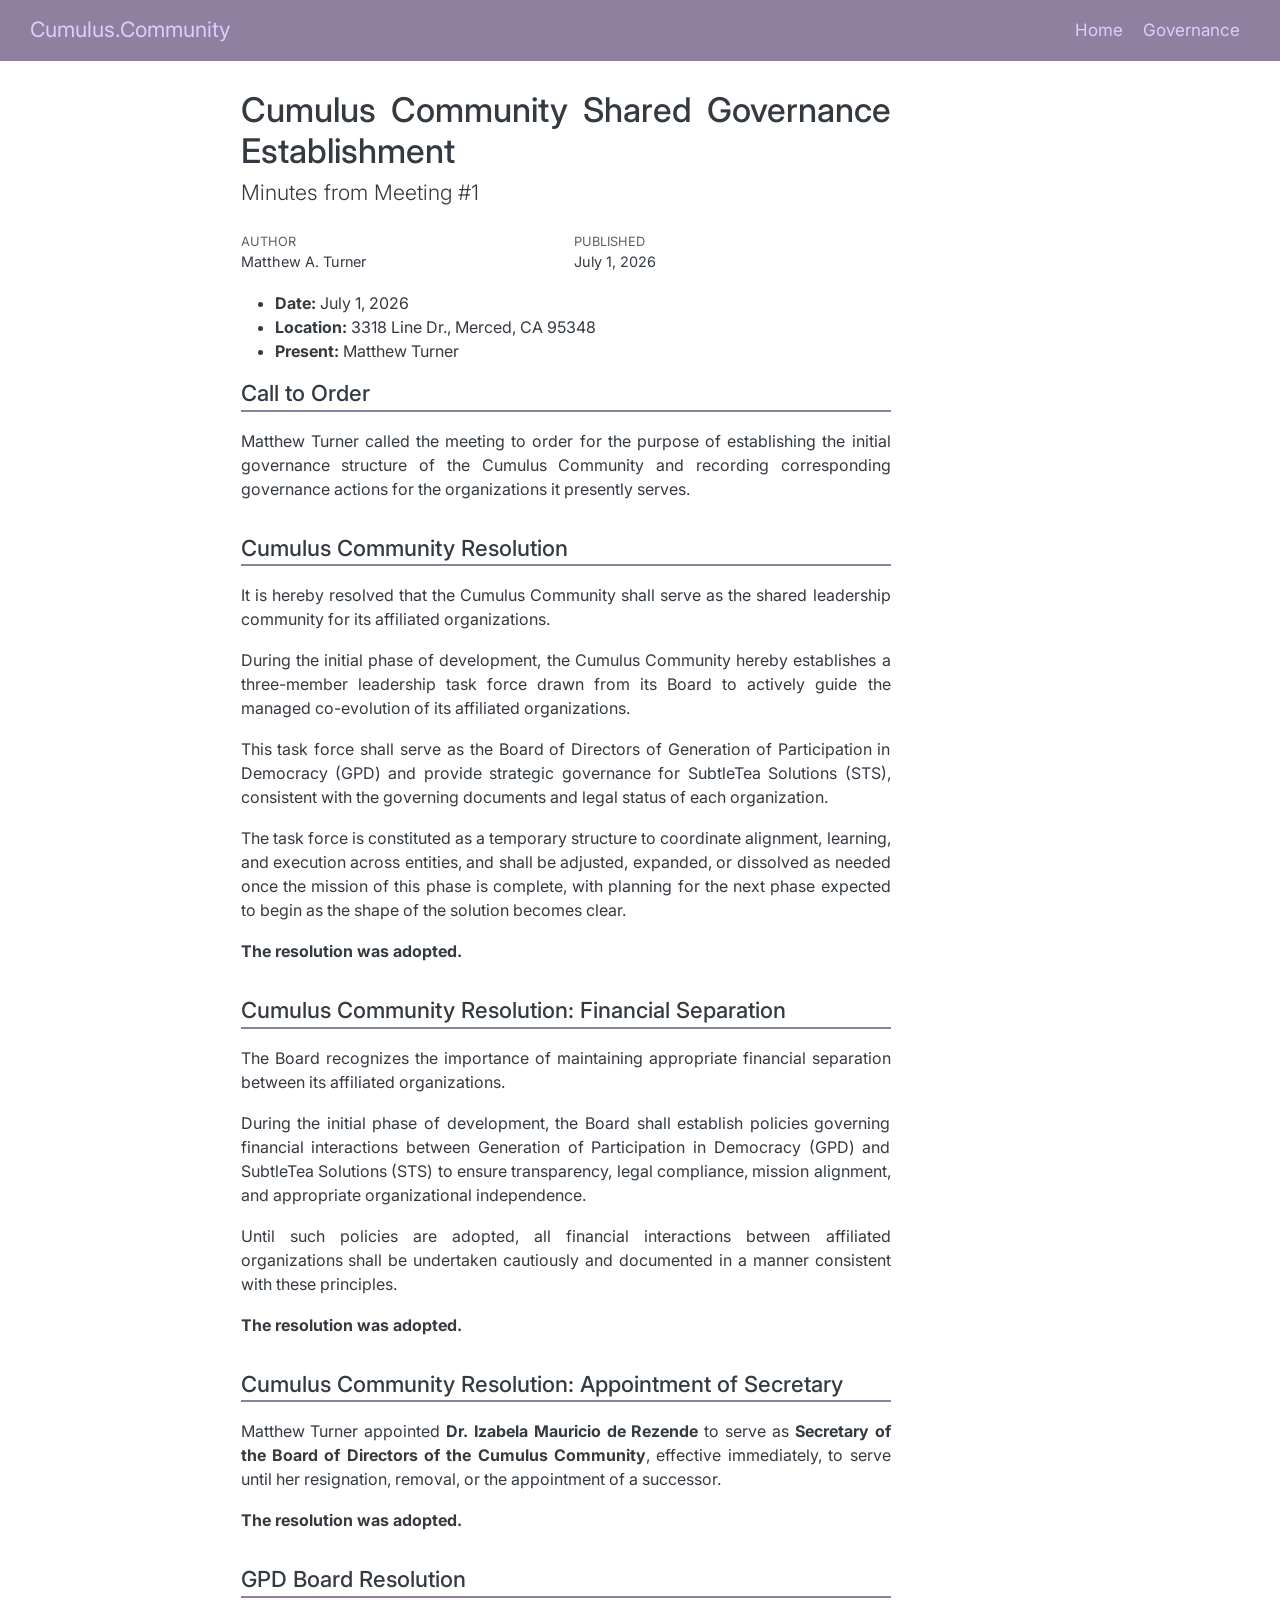
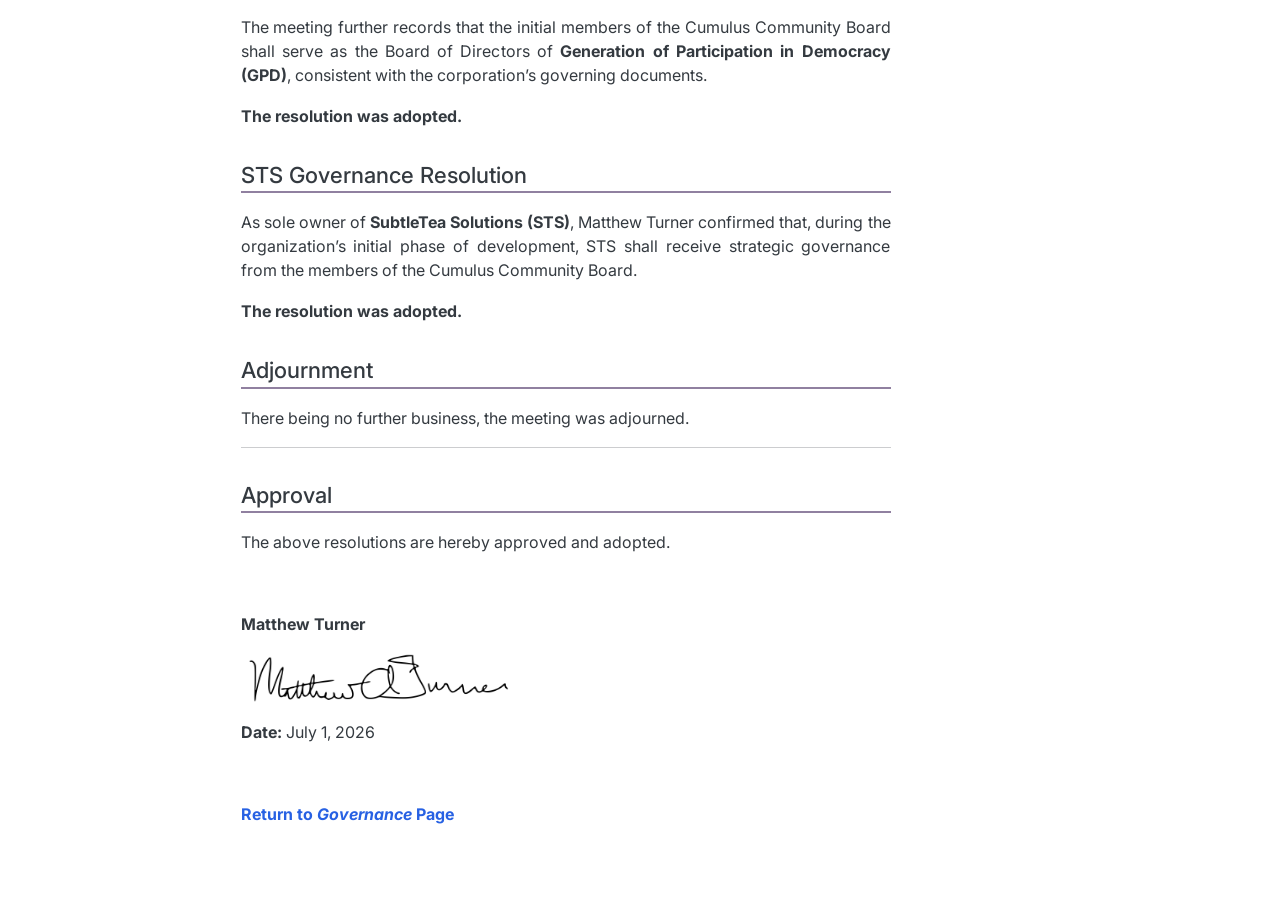
<file: minutes/1.html>
<!DOCTYPE html>
<html xmlns="http://www.w3.org/1999/xhtml" lang="en" xml:lang="en"><head>

<meta charset="utf-8">
<meta name="generator" content="quarto-1.9.36">

<meta name="viewport" content="width=device-width, initial-scale=1.0, user-scalable=yes">

<meta name="author" content="Matthew A. Turner">
<meta name="dcterms.date" content="2026-07-01">

<title>Cumulus Community Shared Governance Establishment – Cumulus.Community</title>
<style>
/* Default styles provided by pandoc.
** See https://pandoc.org/MANUAL.html#variables-for-html for config info.
*/
code{white-space: pre-wrap;}
span.smallcaps{font-variant: small-caps;}
div.columns{display: flex; gap: min(4vw, 1.5em);}
div.column{flex: auto; overflow-x: auto;}
div.hanging-indent{margin-left: 1.5em; text-indent: -1.5em;}
ul.task-list{list-style: none;}
ul.task-list li input[type="checkbox"] {
  width: 0.8em;
  margin: 0 0.8em 0.2em -1em; /* quarto-specific, see https://github.com/quarto-dev/quarto-cli/issues/4556 */ 
  vertical-align: middle;
}
</style>


<script src="../site_libs/quarto-nav/quarto-nav.js"></script>
<script src="../site_libs/quarto-nav/headroom.min.js"></script>
<link href="../images/cumulus-community-lettermark.png" rel="icon" type="image/png">
<script src="../site_libs/clipboard/clipboard.min.js"></script>
<script src="../site_libs/quarto-html/quarto.js" type="module"></script>
<script src="../site_libs/quarto-html/tabsets/tabsets.js" type="module"></script>
<script src="../site_libs/quarto-html/popper.min.js"></script>
<script src="../site_libs/quarto-html/tippy.umd.min.js"></script>
<script src="../site_libs/quarto-html/anchor.min.js"></script>
<link href="../site_libs/quarto-html/tippy.css" rel="stylesheet">
<link href="../site_libs/quarto-html/quarto-syntax-highlighting-845c23b38eaddc0f92fda52bfe77a8c8.css" rel="stylesheet" id="quarto-text-highlighting-styles">
<script src="../site_libs/bootstrap/bootstrap.min.js"></script>
<link href="../site_libs/bootstrap/bootstrap-icons.css" rel="stylesheet">
<link href="../site_libs/bootstrap/bootstrap-cce7cc9fd516efd4fa19ff2f502e5ccd.min.css" rel="stylesheet" append-hash="true" id="quarto-bootstrap" data-mode="light">
<script id="quarto-search-options" type="application/json">{
  "language": {
    "search-no-results-text": "No results",
    "search-matching-documents-text": "matching documents",
    "search-copy-link-title": "Copy link to search",
    "search-hide-matches-text": "Hide additional matches",
    "search-more-match-text": "more match in this document",
    "search-more-matches-text": "more matches in this document",
    "search-clear-button-title": "Clear",
    "search-text-placeholder": "",
    "search-detached-cancel-button-title": "Cancel",
    "search-submit-button-title": "Submit",
    "search-label": "Search"
  }
}</script>


<meta property="og:title" content="Cumulus Community Shared Governance Establishment – Cumulus.Community">
<meta property="og:description" content="Minutes from Meeting #1">
<meta property="og:image" content="https://cumulus.community/minutes/images/cumulus-community-lettermark.jpg">
<meta property="og:site_name" content="Cumulus.Community">
<meta name="twitter:title" content="Cumulus Community Shared Governance Establishment – Cumulus.Community">
<meta name="twitter:description" content="Minutes from Meeting #1">
<meta name="twitter:image" content="https://cumulus.community/minutes/images/cumulus-community-lettermark.jpg">
<meta name="twitter:card" content="summary_large_image">
</head>

<body class="nav-fixed fullcontent quarto-light">

<div id="quarto-search-results"></div>
  <header id="quarto-header" class="headroom fixed-top">
    <nav class="navbar navbar-expand-lg " data-bs-theme="dark">
      <div class="navbar-container container-fluid">
      <div class="navbar-brand-container mx-auto">
    <a class="navbar-brand" href="../index.html">
    <span class="navbar-title">Cumulus.Community</span>
    </a>
  </div>
          <button class="navbar-toggler" type="button" data-bs-toggle="collapse" data-bs-target="#navbarCollapse" aria-controls="navbarCollapse" role="menu" aria-expanded="false" aria-label="Toggle navigation" onclick="if (window.quartoToggleHeadroom) { window.quartoToggleHeadroom(); }">
  <span class="navbar-toggler-icon"></span>
</button>
          <div class="collapse navbar-collapse" id="navbarCollapse">
            <ul class="navbar-nav navbar-nav-scroll ms-auto">
  <li class="nav-item">
    <a class="nav-link" href="../index.html"> 
<span class="menu-text">Home</span></a>
  </li>  
  <li class="nav-item">
    <a class="nav-link" href="../governance.html"> 
<span class="menu-text">Governance</span></a>
  </li>  
</ul>
          </div> <!-- /navcollapse -->
            <div class="quarto-navbar-tools">
</div>
      </div> <!-- /container-fluid -->
    </nav>
</header>
<!-- content -->
<div id="quarto-content" class="quarto-container page-columns page-rows-contents page-layout-article page-navbar">
<!-- sidebar -->
<!-- margin-sidebar -->
    
<!-- main -->
<main class="content" id="quarto-document-content">

<header id="title-block-header" class="quarto-title-block default">
<div class="quarto-title">
<h1 class="title">Cumulus Community Shared Governance Establishment</h1>
<p class="subtitle lead">Minutes from Meeting #1</p>
</div>



<div class="quarto-title-meta">

    <div>
    <div class="quarto-title-meta-heading">Author</div>
    <div class="quarto-title-meta-contents">
             <p>Matthew A. Turner </p>
          </div>
  </div>
    
    <div>
    <div class="quarto-title-meta-heading">Published</div>
    <div class="quarto-title-meta-contents">
      <p class="date">July 1, 2026</p>
    </div>
  </div>
  
    
  </div>
  


</header>


<ul>
<li><strong>Date:</strong> July 1, 2026</li>
<li><strong>Location:</strong> 3318 Line Dr., Merced, CA 95348</li>
<li><strong>Present:</strong> Matthew Turner</li>
</ul>
<section id="call-to-order" class="level2">
<h2 class="anchored" data-anchor-id="call-to-order">Call to Order</h2>
<p>Matthew Turner called the meeting to order for the purpose of establishing the initial governance structure of the Cumulus Community and recording corresponding governance actions for the organizations it presently serves.</p>
</section>
<section id="cumulus-community-resolution" class="level2">
<h2 class="anchored" data-anchor-id="cumulus-community-resolution">Cumulus Community Resolution</h2>
<p>It is hereby resolved that the Cumulus Community shall serve as the shared leadership community for its affiliated organizations.</p>
<p>During the initial phase of development, the Cumulus Community hereby establishes a three-member leadership task force drawn from its Board to actively guide the managed co-evolution of its affiliated organizations.</p>
<p>This task force shall serve as the Board of Directors of Generation of Participation in Democracy (GPD) and provide strategic governance for SubtleTea Solutions (STS), consistent with the governing documents and legal status of each organization.</p>
<p>The task force is constituted as a temporary structure to coordinate alignment, learning, and execution across entities, and shall be adjusted, expanded, or dissolved as needed once the mission of this phase is complete, with planning for the next phase expected to begin as the shape of the solution becomes clear.</p>
<p><strong>The resolution was adopted.</strong></p>
</section>
<section id="cumulus-community-resolution-financial-separation" class="level2">
<h2 class="anchored" data-anchor-id="cumulus-community-resolution-financial-separation">Cumulus Community Resolution: Financial Separation</h2>
<p>The Board recognizes the importance of maintaining appropriate financial separation between its affiliated organizations.</p>
<p>During the initial phase of development, the Board shall establish policies governing financial interactions between Generation of Participation in Democracy (GPD) and SubtleTea Solutions (STS) to ensure transparency, legal compliance, mission alignment, and appropriate organizational independence.</p>
<p>Until such policies are adopted, all financial interactions between affiliated organizations shall be undertaken cautiously and documented in a manner consistent with these principles.</p>
<p><strong>The resolution was adopted.</strong></p>
</section>
<section id="cumulus-community-resolution-appointment-of-secretary" class="level2">
<h2 class="anchored" data-anchor-id="cumulus-community-resolution-appointment-of-secretary">Cumulus Community Resolution: Appointment of Secretary</h2>
<p>Matthew Turner appointed <strong>Dr.&nbsp;Izabela Mauricio de Rezende</strong> to serve as <strong>Secretary of the Board of Directors of the Cumulus Community</strong>, effective immediately, to serve until her resignation, removal, or the appointment of a successor.</p>
<p><strong>The resolution was adopted.</strong></p>
</section>
<section id="gpd-board-resolution" class="level2">
<h2 class="anchored" data-anchor-id="gpd-board-resolution">GPD Board Resolution</h2>
<p>The meeting further records that the initial members of the Cumulus Community Board shall serve as the Board of Directors of <strong>Generation of Participation in Democracy (GPD)</strong>, consistent with the corporation’s governing documents.</p>
<p><strong>The resolution was adopted.</strong></p>
</section>
<section id="sts-governance-resolution" class="level2">
<h2 class="anchored" data-anchor-id="sts-governance-resolution">STS Governance Resolution</h2>
<p>As sole owner of <strong>SubtleTea Solutions (STS)</strong>, Matthew Turner confirmed that, during the organization’s initial phase of development, STS shall receive strategic governance from the members of the Cumulus Community Board.</p>
<p><strong>The resolution was adopted.</strong></p>
</section>
<section id="adjournment" class="level2">
<h2 class="anchored" data-anchor-id="adjournment">Adjournment</h2>
<p>There being no further business, the meeting was adjourned.</p>
<hr>
</section>
<section id="approval" class="level2">
<h2 class="anchored" data-anchor-id="approval">Approval</h2>
<p>The above resolutions are hereby approved and adopted.</p>
<p><br></p>
<p><strong>Matthew Turner</strong></p>
<p><img src="../images/mt-signature.jpg" width="270" height="50"></p>
<p><strong>Date:</strong> July 1, 2026</p>
<p><br></p>
<p><a href="../governance.html"><strong>Return to <em>Governance</em> Page</strong></a></p>


</section>

</main> <!-- /main -->
<script id="quarto-html-after-body" type="application/javascript">
  window.document.addEventListener("DOMContentLoaded", function (event) {
    const icon = "";
    const anchorJS = new window.AnchorJS();
    anchorJS.options = {
      placement: 'right',
      icon: icon
    };
    anchorJS.add('.anchored');
    const isCodeAnnotation = (el) => {
      for (const clz of el.classList) {
        if (clz.startsWith('code-annotation-')) {                     
          return true;
        }
      }
      return false;
    }
    const onCopySuccess = function(e) {
      // button target
      const button = e.trigger;
      // don't keep focus
      button.blur();
      // flash "checked"
      button.classList.add('code-copy-button-checked');
      var currentTitle = button.getAttribute("title");
      button.setAttribute("title", "Copied!");
      let tooltip;
      if (window.bootstrap) {
        button.setAttribute("data-bs-toggle", "tooltip");
        button.setAttribute("data-bs-placement", "left");
        button.setAttribute("data-bs-title", "Copied!");
        tooltip = new bootstrap.Tooltip(button, 
          { trigger: "manual", 
            customClass: "code-copy-button-tooltip",
            offset: [0, -8]});
        tooltip.show();    
      }
      setTimeout(function() {
        if (tooltip) {
          tooltip.hide();
          button.removeAttribute("data-bs-title");
          button.removeAttribute("data-bs-toggle");
          button.removeAttribute("data-bs-placement");
        }
        button.setAttribute("title", currentTitle);
        button.classList.remove('code-copy-button-checked');
      }, 1000);
      // clear code selection
      e.clearSelection();
    }
    const getTextToCopy = function(trigger) {
      const outerScaffold = trigger.parentElement.cloneNode(true);
      const codeEl = outerScaffold.querySelector('code');
      for (const childEl of codeEl.children) {
        if (isCodeAnnotation(childEl)) {
          childEl.remove();
        }
      }
      return codeEl.innerText;
    }
    const clipboard = new window.ClipboardJS('.code-copy-button:not([data-in-quarto-modal])', {
      text: getTextToCopy
    });
    clipboard.on('success', onCopySuccess);
    if (window.document.getElementById('quarto-embedded-source-code-modal')) {
      const clipboardModal = new window.ClipboardJS('.code-copy-button[data-in-quarto-modal]', {
        text: getTextToCopy,
        container: window.document.getElementById('quarto-embedded-source-code-modal')
      });
      clipboardModal.on('success', onCopySuccess);
    }
      var localhostRegex = new RegExp(/^(?:http|https):\/\/localhost\:?[0-9]*\//);
      var mailtoRegex = new RegExp(/^mailto:/);
        var filterRegex = new RegExp("https:\/\/cumulus\.community");
      var isInternal = (href) => {
          return filterRegex.test(href) || localhostRegex.test(href) || mailtoRegex.test(href);
      }
      // Inspect non-navigation links and adorn them if external
     var links = window.document.querySelectorAll('a[href]:not(.nav-link):not(.navbar-brand):not(.toc-action):not(.sidebar-link):not(.sidebar-item-toggle):not(.pagination-link):not(.no-external):not([aria-hidden]):not(.dropdown-item):not(.quarto-navigation-tool):not(.about-link)');
      for (var i=0; i<links.length; i++) {
        const link = links[i];
        if (!isInternal(link.href)) {
          // undo the damage that might have been done by quarto-nav.js in the case of
          // links that we want to consider external
          if (link.dataset.originalHref !== undefined) {
            link.href = link.dataset.originalHref;
          }
        }
      }
    function tippyHover(el, contentFn, onTriggerFn, onUntriggerFn) {
      const config = {
        allowHTML: true,
        maxWidth: 500,
        delay: 100,
        arrow: false,
        appendTo: function(el) {
            return el.parentElement;
        },
        interactive: true,
        interactiveBorder: 10,
        theme: 'quarto',
        placement: 'bottom-start',
      };
      if (contentFn) {
        config.content = contentFn;
      }
      if (onTriggerFn) {
        config.onTrigger = onTriggerFn;
      }
      if (onUntriggerFn) {
        config.onUntrigger = onUntriggerFn;
      }
      window.tippy(el, config); 
    }
    const noterefs = window.document.querySelectorAll('a[role="doc-noteref"]');
    for (var i=0; i<noterefs.length; i++) {
      const ref = noterefs[i];
      tippyHover(ref, function() {
        // use id or data attribute instead here
        let href = ref.getAttribute('data-footnote-href') || ref.getAttribute('href');
        try { href = new URL(href).hash; } catch {}
        const id = href.replace(/^#\/?/, "");
        const note = window.document.getElementById(id);
        if (note) {
          return note.innerHTML;
        } else {
          return "";
        }
      });
    }
    const xrefs = window.document.querySelectorAll('a.quarto-xref');
    const processXRef = (id, note) => {
      // Strip column container classes
      const stripColumnClz = (el) => {
        el.classList.remove("page-full", "page-columns");
        if (el.children) {
          for (const child of el.children) {
            stripColumnClz(child);
          }
        }
      }
      stripColumnClz(note)
      if (id === null || id.startsWith('sec-')) {
        // Special case sections, only their first couple elements
        const container = document.createElement("div");
        if (note.children && note.children.length > 2) {
          container.appendChild(note.children[0].cloneNode(true));
          for (let i = 1; i < note.children.length; i++) {
            const child = note.children[i];
            if (child.tagName === "P" && child.innerText === "") {
              continue;
            } else {
              container.appendChild(child.cloneNode(true));
              break;
            }
          }
          if (window.Quarto?.typesetMath) {
            window.Quarto.typesetMath(container);
          }
          return container.innerHTML
        } else {
          if (window.Quarto?.typesetMath) {
            window.Quarto.typesetMath(note);
          }
          return note.innerHTML;
        }
      } else {
        // Remove any anchor links if they are present
        const anchorLink = note.querySelector('a.anchorjs-link');
        if (anchorLink) {
          anchorLink.remove();
        }
        if (window.Quarto?.typesetMath) {
          window.Quarto.typesetMath(note);
        }
        if (note.classList.contains("callout")) {
          return note.outerHTML;
        } else {
          return note.innerHTML;
        }
      }
    }
    for (var i=0; i<xrefs.length; i++) {
      const xref = xrefs[i];
      tippyHover(xref, undefined, function(instance) {
        instance.disable();
        let url = xref.getAttribute('href');
        let hash = undefined; 
        if (url.startsWith('#')) {
          hash = url;
        } else {
          try { hash = new URL(url).hash; } catch {}
        }
        if (hash) {
          const id = hash.replace(/^#\/?/, "");
          const note = window.document.getElementById(id);
          if (note !== null) {
            try {
              const html = processXRef(id, note.cloneNode(true));
              instance.setContent(html);
            } finally {
              instance.enable();
              instance.show();
            }
          } else {
            // See if we can fetch this
            fetch(url.split('#')[0])
            .then(res => res.text())
            .then(html => {
              const parser = new DOMParser();
              const htmlDoc = parser.parseFromString(html, "text/html");
              const note = htmlDoc.getElementById(id);
              if (note !== null) {
                const html = processXRef(id, note);
                instance.setContent(html);
              } 
            }).finally(() => {
              instance.enable();
              instance.show();
            });
          }
        } else {
          // See if we can fetch a full url (with no hash to target)
          // This is a special case and we should probably do some content thinning / targeting
          fetch(url)
          .then(res => res.text())
          .then(html => {
            const parser = new DOMParser();
            const htmlDoc = parser.parseFromString(html, "text/html");
            const note = htmlDoc.querySelector('main.content');
            if (note !== null) {
              // This should only happen for chapter cross references
              // (since there is no id in the URL)
              // remove the first header
              if (note.children.length > 0 && note.children[0].tagName === "HEADER") {
                note.children[0].remove();
              }
              const html = processXRef(null, note);
              instance.setContent(html);
            } 
          }).finally(() => {
            instance.enable();
            instance.show();
          });
        }
      }, function(instance) {
      });
    }
        let selectedAnnoteEl;
        const selectorForAnnotation = ( cell, annotation) => {
          let cellAttr = 'data-code-cell="' + cell + '"';
          let lineAttr = 'data-code-annotation="' +  annotation + '"';
          const selector = 'span[' + cellAttr + '][' + lineAttr + ']';
          return selector;
        }
        const selectCodeLines = (annoteEl) => {
          const doc = window.document;
          const targetCell = annoteEl.getAttribute("data-target-cell");
          const targetAnnotation = annoteEl.getAttribute("data-target-annotation");
          const annoteSpan = window.document.querySelector(selectorForAnnotation(targetCell, targetAnnotation));
          const lines = annoteSpan.getAttribute("data-code-lines").split(",");
          const lineIds = lines.map((line) => {
            return targetCell + "-" + line;
          })
          let top = null;
          let height = null;
          let parent = null;
          if (lineIds.length > 0) {
              //compute the position of the single el (top and bottom and make a div)
              const el = window.document.getElementById(lineIds[0]);
              top = el.offsetTop;
              height = el.offsetHeight;
              parent = el.parentElement.parentElement;
            if (lineIds.length > 1) {
              const lastEl = window.document.getElementById(lineIds[lineIds.length - 1]);
              const bottom = lastEl.offsetTop + lastEl.offsetHeight;
              height = bottom - top;
            }
            if (top !== null && height !== null && parent !== null) {
              // cook up a div (if necessary) and position it 
              let div = window.document.getElementById("code-annotation-line-highlight");
              if (div === null) {
                div = window.document.createElement("div");
                div.setAttribute("id", "code-annotation-line-highlight");
                div.style.position = 'absolute';
                parent.appendChild(div);
              }
              div.style.top = top - 2 + "px";
              div.style.height = height + 4 + "px";
              div.style.left = 0;
              let gutterDiv = window.document.getElementById("code-annotation-line-highlight-gutter");
              if (gutterDiv === null) {
                gutterDiv = window.document.createElement("div");
                gutterDiv.setAttribute("id", "code-annotation-line-highlight-gutter");
                gutterDiv.style.position = 'absolute';
                const codeCell = window.document.getElementById(targetCell);
                const gutter = codeCell.querySelector('.code-annotation-gutter');
                gutter.appendChild(gutterDiv);
              }
              gutterDiv.style.top = top - 2 + "px";
              gutterDiv.style.height = height + 4 + "px";
            }
            selectedAnnoteEl = annoteEl;
          }
        };
        const unselectCodeLines = () => {
          const elementsIds = ["code-annotation-line-highlight", "code-annotation-line-highlight-gutter"];
          elementsIds.forEach((elId) => {
            const div = window.document.getElementById(elId);
            if (div) {
              div.remove();
            }
          });
          selectedAnnoteEl = undefined;
        };
          // Handle positioning of the toggle
      window.addEventListener(
        "resize",
        throttle(() => {
          elRect = undefined;
          if (selectedAnnoteEl) {
            selectCodeLines(selectedAnnoteEl);
          }
        }, 10)
      );
      function throttle(fn, ms) {
      let throttle = false;
      let timer;
        return (...args) => {
          if(!throttle) { // first call gets through
              fn.apply(this, args);
              throttle = true;
          } else { // all the others get throttled
              if(timer) clearTimeout(timer); // cancel #2
              timer = setTimeout(() => {
                fn.apply(this, args);
                timer = throttle = false;
              }, ms);
          }
        };
      }
        // Attach click handler to the DT
        const annoteDls = window.document.querySelectorAll('dt[data-target-cell]');
        for (const annoteDlNode of annoteDls) {
          annoteDlNode.addEventListener('click', (event) => {
            const clickedEl = event.target;
            if (clickedEl !== selectedAnnoteEl) {
              unselectCodeLines();
              const activeEl = window.document.querySelector('dt[data-target-cell].code-annotation-active');
              if (activeEl) {
                activeEl.classList.remove('code-annotation-active');
              }
              selectCodeLines(clickedEl);
              clickedEl.classList.add('code-annotation-active');
            } else {
              // Unselect the line
              unselectCodeLines();
              clickedEl.classList.remove('code-annotation-active');
            }
          });
        }
    const findCites = (el) => {
      const parentEl = el.parentElement;
      if (parentEl) {
        const cites = parentEl.dataset.cites;
        if (cites) {
          return {
            el,
            cites: cites.split(' ')
          };
        } else {
          return findCites(el.parentElement)
        }
      } else {
        return undefined;
      }
    };
    var bibliorefs = window.document.querySelectorAll('a[role="doc-biblioref"]');
    for (var i=0; i<bibliorefs.length; i++) {
      const ref = bibliorefs[i];
      const citeInfo = findCites(ref);
      if (citeInfo) {
        tippyHover(citeInfo.el, function() {
          var popup = window.document.createElement('div');
          citeInfo.cites.forEach(function(cite) {
            var citeDiv = window.document.createElement('div');
            citeDiv.classList.add('hanging-indent');
            citeDiv.classList.add('csl-entry');
            var biblioDiv = window.document.getElementById('ref-' + cite);
            if (biblioDiv) {
              citeDiv.innerHTML = biblioDiv.innerHTML;
            }
            popup.appendChild(citeDiv);
          });
          return popup.innerHTML;
        });
      }
    }
  });
  </script>
</div> <!-- /content -->




</body></html>
</file>
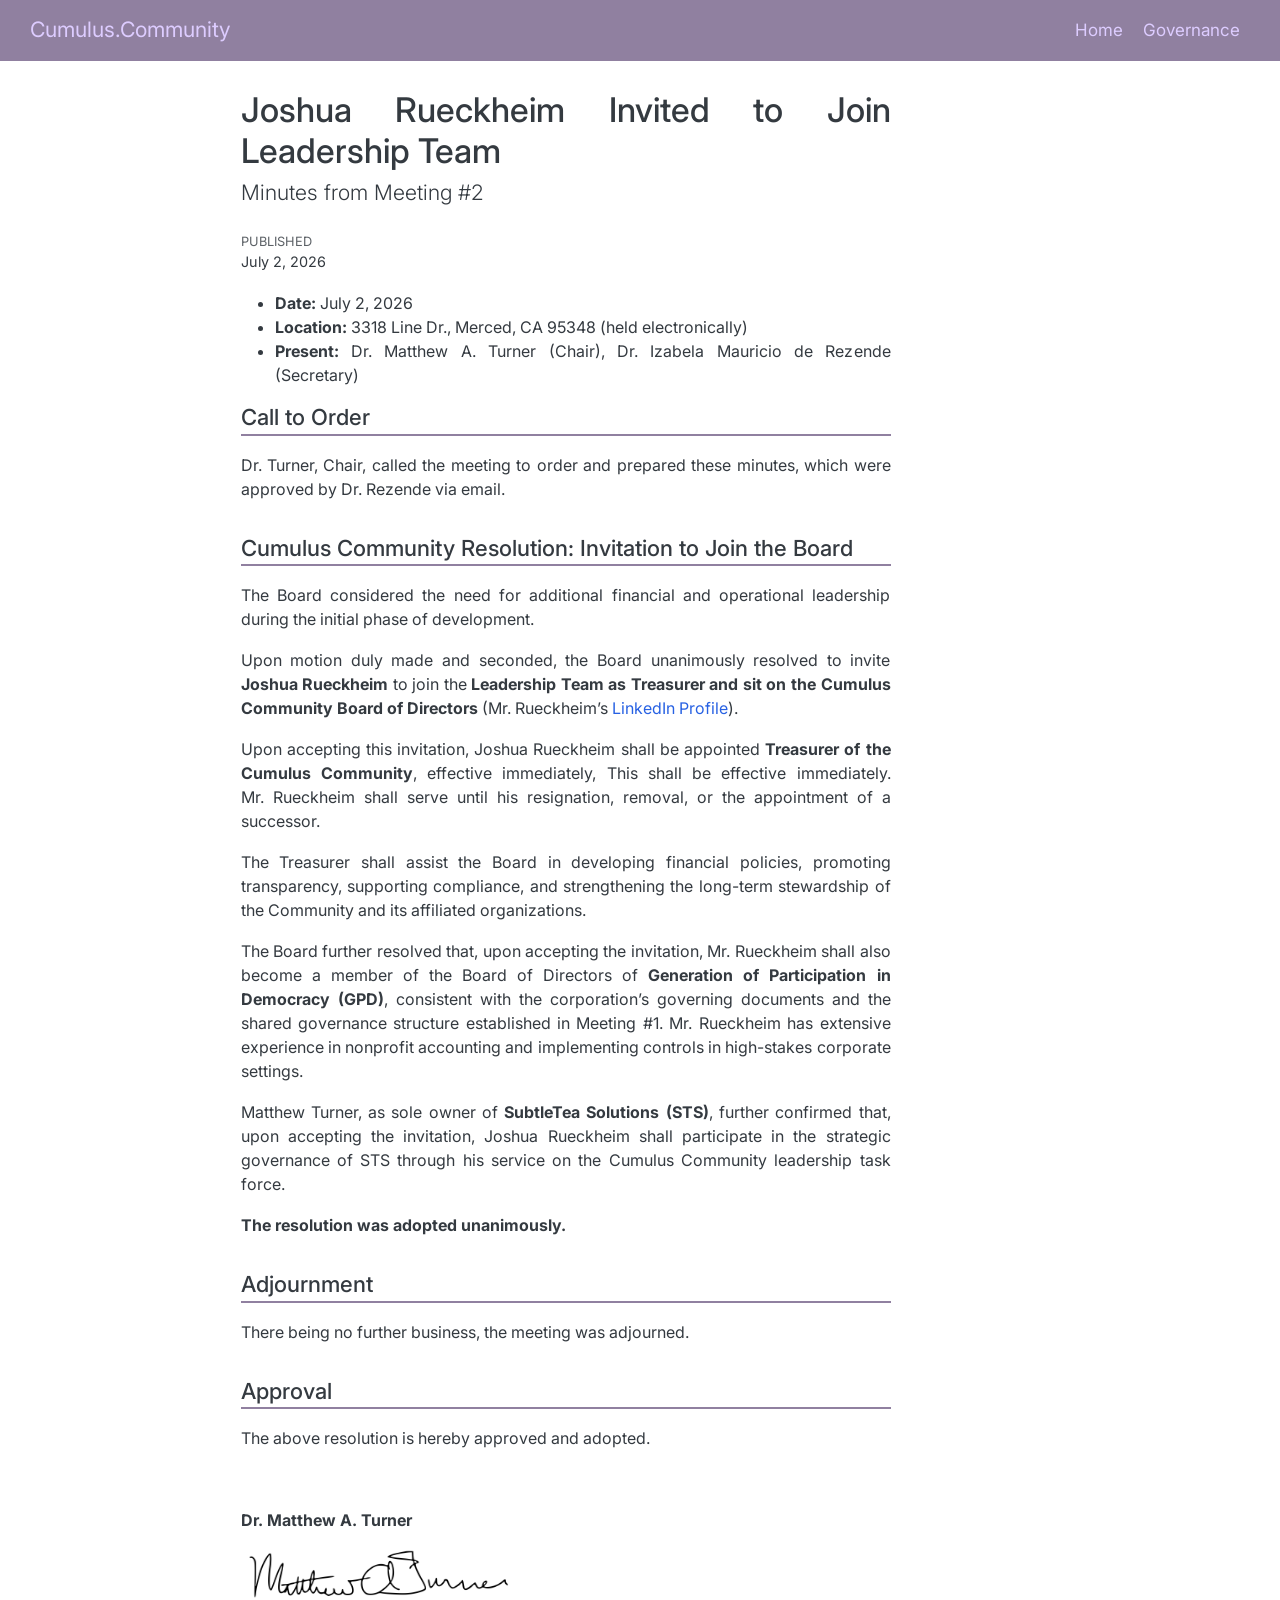
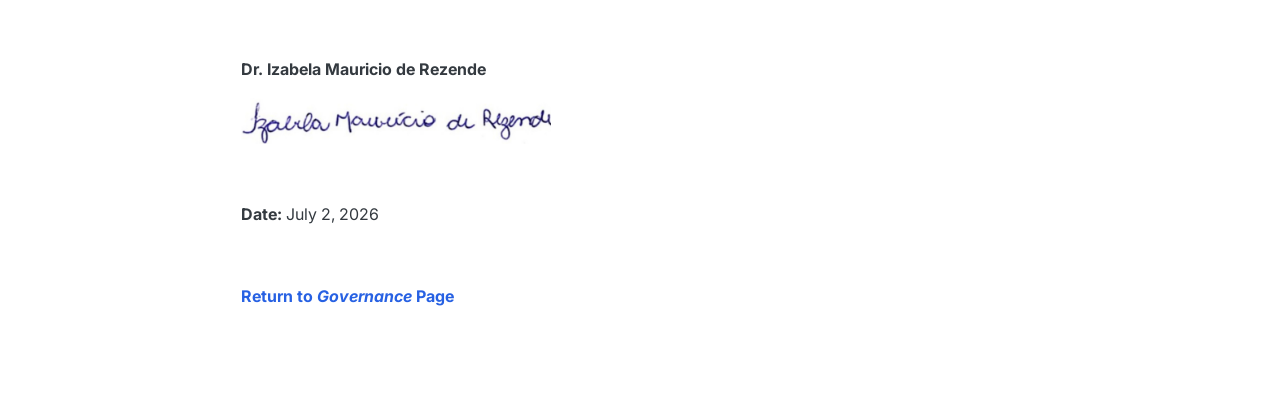
<file: minutes/2.html>
<!DOCTYPE html>
<html xmlns="http://www.w3.org/1999/xhtml" lang="en" xml:lang="en"><head>

<meta charset="utf-8">
<meta name="generator" content="quarto-1.9.36">

<meta name="viewport" content="width=device-width, initial-scale=1.0, user-scalable=yes">

<meta name="dcterms.date" content="2026-07-02">

<title>Joshua Rueckheim Invited to Join Leadership Team – Cumulus.Community</title>
<style>
/* Default styles provided by pandoc.
** See https://pandoc.org/MANUAL.html#variables-for-html for config info.
*/
code{white-space: pre-wrap;}
span.smallcaps{font-variant: small-caps;}
div.columns{display: flex; gap: min(4vw, 1.5em);}
div.column{flex: auto; overflow-x: auto;}
div.hanging-indent{margin-left: 1.5em; text-indent: -1.5em;}
ul.task-list{list-style: none;}
ul.task-list li input[type="checkbox"] {
  width: 0.8em;
  margin: 0 0.8em 0.2em -1em; /* quarto-specific, see https://github.com/quarto-dev/quarto-cli/issues/4556 */ 
  vertical-align: middle;
}
</style>


<script src="../site_libs/quarto-nav/quarto-nav.js"></script>
<script src="../site_libs/quarto-nav/headroom.min.js"></script>
<link href="../images/cumulus-community-lettermark.png" rel="icon" type="image/png">
<script src="../site_libs/clipboard/clipboard.min.js"></script>
<script src="../site_libs/quarto-html/quarto.js" type="module"></script>
<script src="../site_libs/quarto-html/tabsets/tabsets.js" type="module"></script>
<script src="../site_libs/quarto-html/popper.min.js"></script>
<script src="../site_libs/quarto-html/tippy.umd.min.js"></script>
<script src="../site_libs/quarto-html/anchor.min.js"></script>
<link href="../site_libs/quarto-html/tippy.css" rel="stylesheet">
<link href="../site_libs/quarto-html/quarto-syntax-highlighting-845c23b38eaddc0f92fda52bfe77a8c8.css" rel="stylesheet" id="quarto-text-highlighting-styles">
<script src="../site_libs/bootstrap/bootstrap.min.js"></script>
<link href="../site_libs/bootstrap/bootstrap-icons.css" rel="stylesheet">
<link href="../site_libs/bootstrap/bootstrap-cce7cc9fd516efd4fa19ff2f502e5ccd.min.css" rel="stylesheet" append-hash="true" id="quarto-bootstrap" data-mode="light">
<script id="quarto-search-options" type="application/json">{
  "language": {
    "search-no-results-text": "No results",
    "search-matching-documents-text": "matching documents",
    "search-copy-link-title": "Copy link to search",
    "search-hide-matches-text": "Hide additional matches",
    "search-more-match-text": "more match in this document",
    "search-more-matches-text": "more matches in this document",
    "search-clear-button-title": "Clear",
    "search-text-placeholder": "",
    "search-detached-cancel-button-title": "Cancel",
    "search-submit-button-title": "Submit",
    "search-label": "Search"
  }
}</script>


<meta property="og:title" content="Joshua Rueckheim Invited to Join Leadership Team – Cumulus.Community">
<meta property="og:description" content="Minutes from Meeting #2">
<meta property="og:image" content="https://cumulus.community/minutes/images/cumulus-community-lettermark.jpg">
<meta property="og:site_name" content="Cumulus.Community">
<meta name="twitter:title" content="Joshua Rueckheim Invited to Join Leadership Team – Cumulus.Community">
<meta name="twitter:description" content="Minutes from Meeting #2">
<meta name="twitter:image" content="https://cumulus.community/minutes/images/cumulus-community-lettermark.jpg">
<meta name="twitter:card" content="summary_large_image">
</head>

<body class="nav-fixed fullcontent quarto-light">

<div id="quarto-search-results"></div>
  <header id="quarto-header" class="headroom fixed-top">
    <nav class="navbar navbar-expand-lg " data-bs-theme="dark">
      <div class="navbar-container container-fluid">
      <div class="navbar-brand-container mx-auto">
    <a class="navbar-brand" href="../index.html">
    <span class="navbar-title">Cumulus.Community</span>
    </a>
  </div>
          <button class="navbar-toggler" type="button" data-bs-toggle="collapse" data-bs-target="#navbarCollapse" aria-controls="navbarCollapse" role="menu" aria-expanded="false" aria-label="Toggle navigation" onclick="if (window.quartoToggleHeadroom) { window.quartoToggleHeadroom(); }">
  <span class="navbar-toggler-icon"></span>
</button>
          <div class="collapse navbar-collapse" id="navbarCollapse">
            <ul class="navbar-nav navbar-nav-scroll ms-auto">
  <li class="nav-item">
    <a class="nav-link" href="../index.html"> 
<span class="menu-text">Home</span></a>
  </li>  
  <li class="nav-item">
    <a class="nav-link" href="../governance.html"> 
<span class="menu-text">Governance</span></a>
  </li>  
</ul>
          </div> <!-- /navcollapse -->
            <div class="quarto-navbar-tools">
</div>
      </div> <!-- /container-fluid -->
    </nav>
</header>
<!-- content -->
<div id="quarto-content" class="quarto-container page-columns page-rows-contents page-layout-article page-navbar">
<!-- sidebar -->
<!-- margin-sidebar -->
    
<!-- main -->
<main class="content" id="quarto-document-content">

<header id="title-block-header" class="quarto-title-block default">
<div class="quarto-title">
<h1 class="title">Joshua Rueckheim Invited to Join Leadership Team</h1>
<p class="subtitle lead">Minutes from Meeting #2</p>
</div>



<div class="quarto-title-meta">

    
    <div>
    <div class="quarto-title-meta-heading">Published</div>
    <div class="quarto-title-meta-contents">
      <p class="date">July 2, 2026</p>
    </div>
  </div>
  
    
  </div>
  


</header>


<ul>
<li><strong>Date:</strong> July 2, 2026</li>
<li><strong>Location:</strong> 3318 Line Dr., Merced, CA 95348 (held electronically)</li>
<li><strong>Present:</strong> Dr.&nbsp;Matthew A. Turner (Chair), Dr.&nbsp;Izabela Mauricio de Rezende (Secretary)</li>
</ul>
<section id="call-to-order" class="level2">
<h2 class="anchored" data-anchor-id="call-to-order">Call to Order</h2>
<p>Dr.&nbsp;Turner, Chair, called the meeting to order and prepared these minutes, which were approved by Dr.&nbsp;Rezende via email.</p>
</section>
<section id="cumulus-community-resolution-invitation-to-join-the-board" class="level2">
<h2 class="anchored" data-anchor-id="cumulus-community-resolution-invitation-to-join-the-board">Cumulus Community Resolution: Invitation to Join the Board</h2>
<p>The Board considered the need for additional financial and operational leadership during the initial phase of development.</p>
<p>Upon motion duly made and seconded, the Board unanimously resolved to invite <strong>Joshua Rueckheim</strong> to join the <strong>Leadership Team as Treasurer and sit on the Cumulus Community Board of Directors</strong> (Mr.&nbsp;Rueckheim’s <a href="https://www.linkedin.com/in/joshua-rueckheim-96241226/">LinkedIn Profile</a>).</p>
<p>Upon accepting this invitation, Joshua Rueckheim shall be appointed <strong>Treasurer of the Cumulus Community</strong>, effective immediately, This shall be effective immediately. Mr.&nbsp;Rueckheim shall serve until his resignation, removal, or the appointment of a successor.</p>
<p>The Treasurer shall assist the Board in developing financial policies, promoting transparency, supporting compliance, and strengthening the long-term stewardship of the Community and its affiliated organizations.</p>
<p>The Board further resolved that, upon accepting the invitation, Mr.&nbsp;Rueckheim shall also become a member of the Board of Directors of <strong>Generation of Participation in Democracy (GPD)</strong>, consistent with the corporation’s governing documents and the shared governance structure established in Meeting #1. Mr. Rueckheim has extensive experience in nonprofit accounting and implementing controls in high-stakes corporate settings.</p>
<p>Matthew Turner, as sole owner of <strong>SubtleTea Solutions (STS)</strong>, further confirmed that, upon accepting the invitation, Joshua Rueckheim shall participate in the strategic governance of STS through his service on the Cumulus Community leadership task force.</p>
<p><strong>The resolution was adopted unanimously.</strong></p>
</section>
<section id="adjournment" class="level2">
<h2 class="anchored" data-anchor-id="adjournment">Adjournment</h2>
<p>There being no further business, the meeting was adjourned.</p>
</section>
<section id="approval" class="level2">
<h2 class="anchored" data-anchor-id="approval">Approval</h2>
<p>The above resolution is hereby approved and adopted.</p>
<p><br></p>
<p><strong>Dr.&nbsp;Matthew A. Turner</strong></p>
<p><img src="../images/mt-signature.jpg" width="270" height="50"></p>
<p><br></p>
<p><strong>Dr.&nbsp;Izabela Mauricio de Rezende</strong></p>
<p><img src="../images/iza-signature-trimmed.jpg" class="img-fluid" width="310"></p>
<p><br></p>
<p><strong>Date:</strong> July 2, 2026</p>
<p><br></p>
<p><a href="../governance.html"><strong>Return to <em>Governance</em> Page</strong></a></p>


</section>

</main> <!-- /main -->
<script id="quarto-html-after-body" type="application/javascript">
  window.document.addEventListener("DOMContentLoaded", function (event) {
    const icon = "";
    const anchorJS = new window.AnchorJS();
    anchorJS.options = {
      placement: 'right',
      icon: icon
    };
    anchorJS.add('.anchored');
    const isCodeAnnotation = (el) => {
      for (const clz of el.classList) {
        if (clz.startsWith('code-annotation-')) {                     
          return true;
        }
      }
      return false;
    }
    const onCopySuccess = function(e) {
      // button target
      const button = e.trigger;
      // don't keep focus
      button.blur();
      // flash "checked"
      button.classList.add('code-copy-button-checked');
      var currentTitle = button.getAttribute("title");
      button.setAttribute("title", "Copied!");
      let tooltip;
      if (window.bootstrap) {
        button.setAttribute("data-bs-toggle", "tooltip");
        button.setAttribute("data-bs-placement", "left");
        button.setAttribute("data-bs-title", "Copied!");
        tooltip = new bootstrap.Tooltip(button, 
          { trigger: "manual", 
            customClass: "code-copy-button-tooltip",
            offset: [0, -8]});
        tooltip.show();    
      }
      setTimeout(function() {
        if (tooltip) {
          tooltip.hide();
          button.removeAttribute("data-bs-title");
          button.removeAttribute("data-bs-toggle");
          button.removeAttribute("data-bs-placement");
        }
        button.setAttribute("title", currentTitle);
        button.classList.remove('code-copy-button-checked');
      }, 1000);
      // clear code selection
      e.clearSelection();
    }
    const getTextToCopy = function(trigger) {
      const outerScaffold = trigger.parentElement.cloneNode(true);
      const codeEl = outerScaffold.querySelector('code');
      for (const childEl of codeEl.children) {
        if (isCodeAnnotation(childEl)) {
          childEl.remove();
        }
      }
      return codeEl.innerText;
    }
    const clipboard = new window.ClipboardJS('.code-copy-button:not([data-in-quarto-modal])', {
      text: getTextToCopy
    });
    clipboard.on('success', onCopySuccess);
    if (window.document.getElementById('quarto-embedded-source-code-modal')) {
      const clipboardModal = new window.ClipboardJS('.code-copy-button[data-in-quarto-modal]', {
        text: getTextToCopy,
        container: window.document.getElementById('quarto-embedded-source-code-modal')
      });
      clipboardModal.on('success', onCopySuccess);
    }
      var localhostRegex = new RegExp(/^(?:http|https):\/\/localhost\:?[0-9]*\//);
      var mailtoRegex = new RegExp(/^mailto:/);
        var filterRegex = new RegExp("https:\/\/cumulus\.community");
      var isInternal = (href) => {
          return filterRegex.test(href) || localhostRegex.test(href) || mailtoRegex.test(href);
      }
      // Inspect non-navigation links and adorn them if external
     var links = window.document.querySelectorAll('a[href]:not(.nav-link):not(.navbar-brand):not(.toc-action):not(.sidebar-link):not(.sidebar-item-toggle):not(.pagination-link):not(.no-external):not([aria-hidden]):not(.dropdown-item):not(.quarto-navigation-tool):not(.about-link)');
      for (var i=0; i<links.length; i++) {
        const link = links[i];
        if (!isInternal(link.href)) {
          // undo the damage that might have been done by quarto-nav.js in the case of
          // links that we want to consider external
          if (link.dataset.originalHref !== undefined) {
            link.href = link.dataset.originalHref;
          }
        }
      }
    function tippyHover(el, contentFn, onTriggerFn, onUntriggerFn) {
      const config = {
        allowHTML: true,
        maxWidth: 500,
        delay: 100,
        arrow: false,
        appendTo: function(el) {
            return el.parentElement;
        },
        interactive: true,
        interactiveBorder: 10,
        theme: 'quarto',
        placement: 'bottom-start',
      };
      if (contentFn) {
        config.content = contentFn;
      }
      if (onTriggerFn) {
        config.onTrigger = onTriggerFn;
      }
      if (onUntriggerFn) {
        config.onUntrigger = onUntriggerFn;
      }
      window.tippy(el, config); 
    }
    const noterefs = window.document.querySelectorAll('a[role="doc-noteref"]');
    for (var i=0; i<noterefs.length; i++) {
      const ref = noterefs[i];
      tippyHover(ref, function() {
        // use id or data attribute instead here
        let href = ref.getAttribute('data-footnote-href') || ref.getAttribute('href');
        try { href = new URL(href).hash; } catch {}
        const id = href.replace(/^#\/?/, "");
        const note = window.document.getElementById(id);
        if (note) {
          return note.innerHTML;
        } else {
          return "";
        }
      });
    }
    const xrefs = window.document.querySelectorAll('a.quarto-xref');
    const processXRef = (id, note) => {
      // Strip column container classes
      const stripColumnClz = (el) => {
        el.classList.remove("page-full", "page-columns");
        if (el.children) {
          for (const child of el.children) {
            stripColumnClz(child);
          }
        }
      }
      stripColumnClz(note)
      if (id === null || id.startsWith('sec-')) {
        // Special case sections, only their first couple elements
        const container = document.createElement("div");
        if (note.children && note.children.length > 2) {
          container.appendChild(note.children[0].cloneNode(true));
          for (let i = 1; i < note.children.length; i++) {
            const child = note.children[i];
            if (child.tagName === "P" && child.innerText === "") {
              continue;
            } else {
              container.appendChild(child.cloneNode(true));
              break;
            }
          }
          if (window.Quarto?.typesetMath) {
            window.Quarto.typesetMath(container);
          }
          return container.innerHTML
        } else {
          if (window.Quarto?.typesetMath) {
            window.Quarto.typesetMath(note);
          }
          return note.innerHTML;
        }
      } else {
        // Remove any anchor links if they are present
        const anchorLink = note.querySelector('a.anchorjs-link');
        if (anchorLink) {
          anchorLink.remove();
        }
        if (window.Quarto?.typesetMath) {
          window.Quarto.typesetMath(note);
        }
        if (note.classList.contains("callout")) {
          return note.outerHTML;
        } else {
          return note.innerHTML;
        }
      }
    }
    for (var i=0; i<xrefs.length; i++) {
      const xref = xrefs[i];
      tippyHover(xref, undefined, function(instance) {
        instance.disable();
        let url = xref.getAttribute('href');
        let hash = undefined; 
        if (url.startsWith('#')) {
          hash = url;
        } else {
          try { hash = new URL(url).hash; } catch {}
        }
        if (hash) {
          const id = hash.replace(/^#\/?/, "");
          const note = window.document.getElementById(id);
          if (note !== null) {
            try {
              const html = processXRef(id, note.cloneNode(true));
              instance.setContent(html);
            } finally {
              instance.enable();
              instance.show();
            }
          } else {
            // See if we can fetch this
            fetch(url.split('#')[0])
            .then(res => res.text())
            .then(html => {
              const parser = new DOMParser();
              const htmlDoc = parser.parseFromString(html, "text/html");
              const note = htmlDoc.getElementById(id);
              if (note !== null) {
                const html = processXRef(id, note);
                instance.setContent(html);
              } 
            }).finally(() => {
              instance.enable();
              instance.show();
            });
          }
        } else {
          // See if we can fetch a full url (with no hash to target)
          // This is a special case and we should probably do some content thinning / targeting
          fetch(url)
          .then(res => res.text())
          .then(html => {
            const parser = new DOMParser();
            const htmlDoc = parser.parseFromString(html, "text/html");
            const note = htmlDoc.querySelector('main.content');
            if (note !== null) {
              // This should only happen for chapter cross references
              // (since there is no id in the URL)
              // remove the first header
              if (note.children.length > 0 && note.children[0].tagName === "HEADER") {
                note.children[0].remove();
              }
              const html = processXRef(null, note);
              instance.setContent(html);
            } 
          }).finally(() => {
            instance.enable();
            instance.show();
          });
        }
      }, function(instance) {
      });
    }
        let selectedAnnoteEl;
        const selectorForAnnotation = ( cell, annotation) => {
          let cellAttr = 'data-code-cell="' + cell + '"';
          let lineAttr = 'data-code-annotation="' +  annotation + '"';
          const selector = 'span[' + cellAttr + '][' + lineAttr + ']';
          return selector;
        }
        const selectCodeLines = (annoteEl) => {
          const doc = window.document;
          const targetCell = annoteEl.getAttribute("data-target-cell");
          const targetAnnotation = annoteEl.getAttribute("data-target-annotation");
          const annoteSpan = window.document.querySelector(selectorForAnnotation(targetCell, targetAnnotation));
          const lines = annoteSpan.getAttribute("data-code-lines").split(",");
          const lineIds = lines.map((line) => {
            return targetCell + "-" + line;
          })
          let top = null;
          let height = null;
          let parent = null;
          if (lineIds.length > 0) {
              //compute the position of the single el (top and bottom and make a div)
              const el = window.document.getElementById(lineIds[0]);
              top = el.offsetTop;
              height = el.offsetHeight;
              parent = el.parentElement.parentElement;
            if (lineIds.length > 1) {
              const lastEl = window.document.getElementById(lineIds[lineIds.length - 1]);
              const bottom = lastEl.offsetTop + lastEl.offsetHeight;
              height = bottom - top;
            }
            if (top !== null && height !== null && parent !== null) {
              // cook up a div (if necessary) and position it 
              let div = window.document.getElementById("code-annotation-line-highlight");
              if (div === null) {
                div = window.document.createElement("div");
                div.setAttribute("id", "code-annotation-line-highlight");
                div.style.position = 'absolute';
                parent.appendChild(div);
              }
              div.style.top = top - 2 + "px";
              div.style.height = height + 4 + "px";
              div.style.left = 0;
              let gutterDiv = window.document.getElementById("code-annotation-line-highlight-gutter");
              if (gutterDiv === null) {
                gutterDiv = window.document.createElement("div");
                gutterDiv.setAttribute("id", "code-annotation-line-highlight-gutter");
                gutterDiv.style.position = 'absolute';
                const codeCell = window.document.getElementById(targetCell);
                const gutter = codeCell.querySelector('.code-annotation-gutter');
                gutter.appendChild(gutterDiv);
              }
              gutterDiv.style.top = top - 2 + "px";
              gutterDiv.style.height = height + 4 + "px";
            }
            selectedAnnoteEl = annoteEl;
          }
        };
        const unselectCodeLines = () => {
          const elementsIds = ["code-annotation-line-highlight", "code-annotation-line-highlight-gutter"];
          elementsIds.forEach((elId) => {
            const div = window.document.getElementById(elId);
            if (div) {
              div.remove();
            }
          });
          selectedAnnoteEl = undefined;
        };
          // Handle positioning of the toggle
      window.addEventListener(
        "resize",
        throttle(() => {
          elRect = undefined;
          if (selectedAnnoteEl) {
            selectCodeLines(selectedAnnoteEl);
          }
        }, 10)
      );
      function throttle(fn, ms) {
      let throttle = false;
      let timer;
        return (...args) => {
          if(!throttle) { // first call gets through
              fn.apply(this, args);
              throttle = true;
          } else { // all the others get throttled
              if(timer) clearTimeout(timer); // cancel #2
              timer = setTimeout(() => {
                fn.apply(this, args);
                timer = throttle = false;
              }, ms);
          }
        };
      }
        // Attach click handler to the DT
        const annoteDls = window.document.querySelectorAll('dt[data-target-cell]');
        for (const annoteDlNode of annoteDls) {
          annoteDlNode.addEventListener('click', (event) => {
            const clickedEl = event.target;
            if (clickedEl !== selectedAnnoteEl) {
              unselectCodeLines();
              const activeEl = window.document.querySelector('dt[data-target-cell].code-annotation-active');
              if (activeEl) {
                activeEl.classList.remove('code-annotation-active');
              }
              selectCodeLines(clickedEl);
              clickedEl.classList.add('code-annotation-active');
            } else {
              // Unselect the line
              unselectCodeLines();
              clickedEl.classList.remove('code-annotation-active');
            }
          });
        }
    const findCites = (el) => {
      const parentEl = el.parentElement;
      if (parentEl) {
        const cites = parentEl.dataset.cites;
        if (cites) {
          return {
            el,
            cites: cites.split(' ')
          };
        } else {
          return findCites(el.parentElement)
        }
      } else {
        return undefined;
      }
    };
    var bibliorefs = window.document.querySelectorAll('a[role="doc-biblioref"]');
    for (var i=0; i<bibliorefs.length; i++) {
      const ref = bibliorefs[i];
      const citeInfo = findCites(ref);
      if (citeInfo) {
        tippyHover(citeInfo.el, function() {
          var popup = window.document.createElement('div');
          citeInfo.cites.forEach(function(cite) {
            var citeDiv = window.document.createElement('div');
            citeDiv.classList.add('hanging-indent');
            citeDiv.classList.add('csl-entry');
            var biblioDiv = window.document.getElementById('ref-' + cite);
            if (biblioDiv) {
              citeDiv.innerHTML = biblioDiv.innerHTML;
            }
            popup.appendChild(citeDiv);
          });
          return popup.innerHTML;
        });
      }
    }
  });
  </script>
</div> <!-- /content -->




</body></html>
</file>
<file: site_libs/quarto-html/tippy.css>
.tippy-box[data-animation=fade][data-state=hidden]{opacity:0}[data-tippy-root]{max-width:calc(100vw - 10px)}.tippy-box{position:relative;background-color:#333;color:#fff;border-radius:4px;font-size:14px;line-height:1.4;white-space:normal;outline:0;transition-property:transform,visibility,opacity}.tippy-box[data-placement^=top]>.tippy-arrow{bottom:0}.tippy-box[data-placement^=top]>.tippy-arrow:before{bottom:-7px;left:0;border-width:8px 8px 0;border-top-color:initial;transform-origin:center top}.tippy-box[data-placement^=bottom]>.tippy-arrow{top:0}.tippy-box[data-placement^=bottom]>.tippy-arrow:before{top:-7px;left:0;border-width:0 8px 8px;border-bottom-color:initial;transform-origin:center bottom}.tippy-box[data-placement^=left]>.tippy-arrow{right:0}.tippy-box[data-placement^=left]>.tippy-arrow:before{border-width:8px 0 8px 8px;border-left-color:initial;right:-7px;transform-origin:center left}.tippy-box[data-placement^=right]>.tippy-arrow{left:0}.tippy-box[data-placement^=right]>.tippy-arrow:before{left:-7px;border-width:8px 8px 8px 0;border-right-color:initial;transform-origin:center right}.tippy-box[data-inertia][data-state=visible]{transition-timing-function:cubic-bezier(.54,1.5,.38,1.11)}.tippy-arrow{width:16px;height:16px;color:#333}.tippy-arrow:before{content:"";position:absolute;border-color:transparent;border-style:solid}.tippy-content{position:relative;padding:5px 9px;z-index:1}
</file>
<file: site_libs/quarto-html/quarto-syntax-highlighting-845c23b38eaddc0f92fda52bfe77a8c8.css>
/* quarto syntax highlight colors */
:root {
  --quarto-hl-ot-color: #003B4F;
  --quarto-hl-at-color: #657422;
  --quarto-hl-ss-color: #20794D;
  --quarto-hl-an-color: #5E5E5E;
  --quarto-hl-fu-color: #4758AB;
  --quarto-hl-st-color: #20794D;
  --quarto-hl-cf-color: #003B4F;
  --quarto-hl-op-color: #5E5E5E;
  --quarto-hl-er-color: #AD0000;
  --quarto-hl-bn-color: #AD0000;
  --quarto-hl-al-color: #AD0000;
  --quarto-hl-va-color: #111111;
  --quarto-hl-bu-color: inherit;
  --quarto-hl-ex-color: inherit;
  --quarto-hl-pp-color: #AD0000;
  --quarto-hl-in-color: #5E5E5E;
  --quarto-hl-vs-color: #20794D;
  --quarto-hl-wa-color: #5E5E5E;
  --quarto-hl-do-color: #5E5E5E;
  --quarto-hl-im-color: #00769E;
  --quarto-hl-ch-color: #20794D;
  --quarto-hl-dt-color: #AD0000;
  --quarto-hl-fl-color: #AD0000;
  --quarto-hl-co-color: #5E5E5E;
  --quarto-hl-cv-color: #5E5E5E;
  --quarto-hl-cn-color: #8f5902;
  --quarto-hl-sc-color: #5E5E5E;
  --quarto-hl-dv-color: #AD0000;
  --quarto-hl-kw-color: #003B4F;
}

/* other quarto variables */
:root {
  --quarto-font-monospace: SFMono-Regular, Menlo, Monaco, Consolas, "Liberation Mono", "Courier New", monospace;
}

/* syntax highlight based on Pandoc's rules */
pre > code.sourceCode > span {
  color: #003B4F;
}

code.sourceCode > span {
  color: #003B4F;
}

div.sourceCode,
div.sourceCode pre.sourceCode {
  color: #003B4F;
}

/* Normal */
code span {
  color: #003B4F;
}

/* Alert */
code span.al {
  color: #AD0000;
  font-style: inherit;
}

/* Annotation */
code span.an {
  color: #5E5E5E;
  font-style: inherit;
}

/* Attribute */
code span.at {
  color: #657422;
  font-style: inherit;
}

/* BaseN */
code span.bn {
  color: #AD0000;
  font-style: inherit;
}

/* BuiltIn */
code span.bu {
  font-style: inherit;
}

/* ControlFlow */
code span.cf {
  color: #003B4F;
  font-weight: bold;
  font-style: inherit;
}

/* Char */
code span.ch {
  color: #20794D;
  font-style: inherit;
}

/* Constant */
code span.cn {
  color: #8f5902;
  font-style: inherit;
}

/* Comment */
code span.co {
  color: #5E5E5E;
  font-style: inherit;
}

/* CommentVar */
code span.cv {
  color: #5E5E5E;
  font-style: italic;
}

/* Documentation */
code span.do {
  color: #5E5E5E;
  font-style: italic;
}

/* DataType */
code span.dt {
  color: #AD0000;
  font-style: inherit;
}

/* DecVal */
code span.dv {
  color: #AD0000;
  font-style: inherit;
}

/* Error */
code span.er {
  color: #AD0000;
  font-style: inherit;
}

/* Extension */
code span.ex {
  font-style: inherit;
}

/* Float */
code span.fl {
  color: #AD0000;
  font-style: inherit;
}

/* Function */
code span.fu {
  color: #4758AB;
  font-style: inherit;
}

/* Import */
code span.im {
  color: #00769E;
  font-style: inherit;
}

/* Information */
code span.in {
  color: #5E5E5E;
  font-style: inherit;
}

/* Keyword */
code span.kw {
  color: #003B4F;
  font-weight: bold;
  font-style: inherit;
}

/* Operator */
code span.op {
  color: #5E5E5E;
  font-style: inherit;
}

/* Other */
code span.ot {
  color: #003B4F;
  font-style: inherit;
}

/* Preprocessor */
code span.pp {
  color: #AD0000;
  font-style: inherit;
}

/* SpecialChar */
code span.sc {
  color: #5E5E5E;
  font-style: inherit;
}

/* SpecialString */
code span.ss {
  color: #20794D;
  font-style: inherit;
}

/* String */
code span.st {
  color: #20794D;
  font-style: inherit;
}

/* Variable */
code span.va {
  color: #111111;
  font-style: inherit;
}

/* VerbatimString */
code span.vs {
  color: #20794D;
  font-style: inherit;
}

/* Warning */
code span.wa {
  color: #5E5E5E;
  font-style: italic;
}

.prevent-inlining {
  content: "</";
}

/*# sourceMappingURL=ac89f0bb514bba72461919f78549e31c.css.map */
</file>
